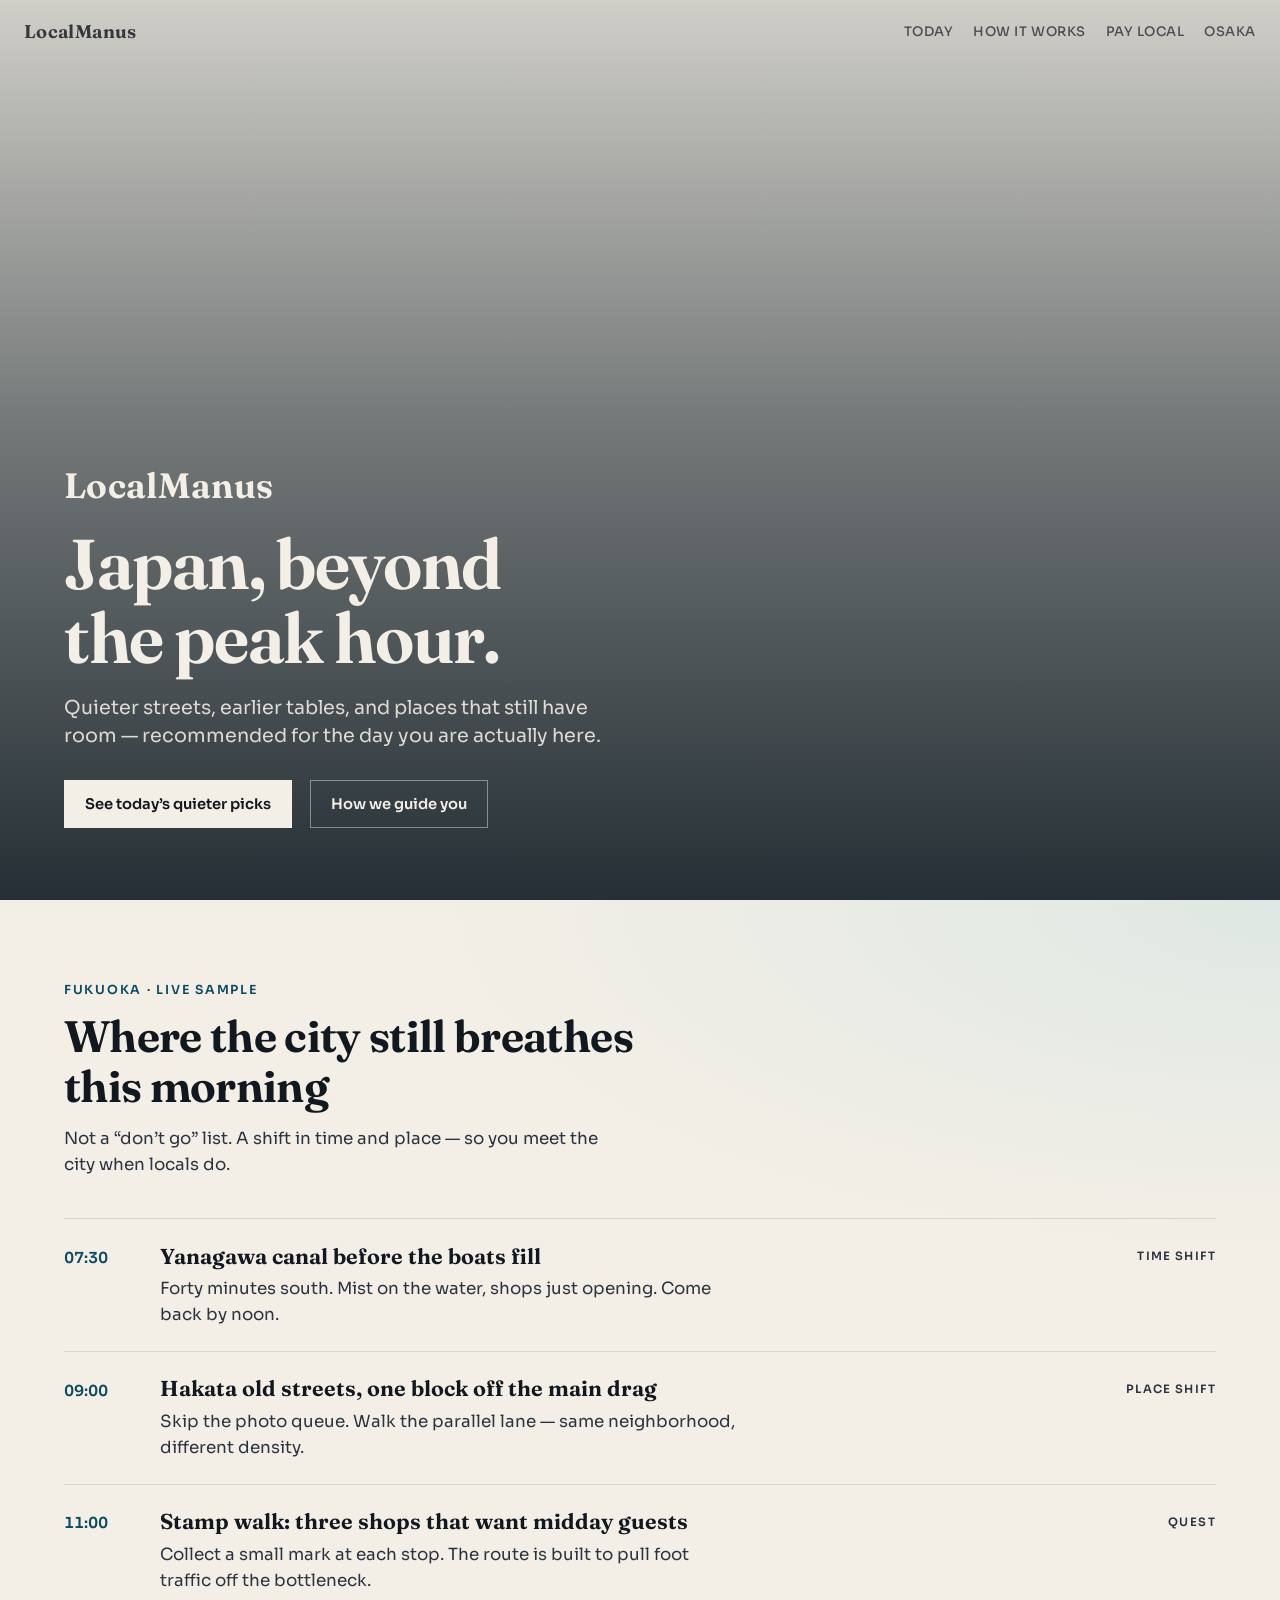
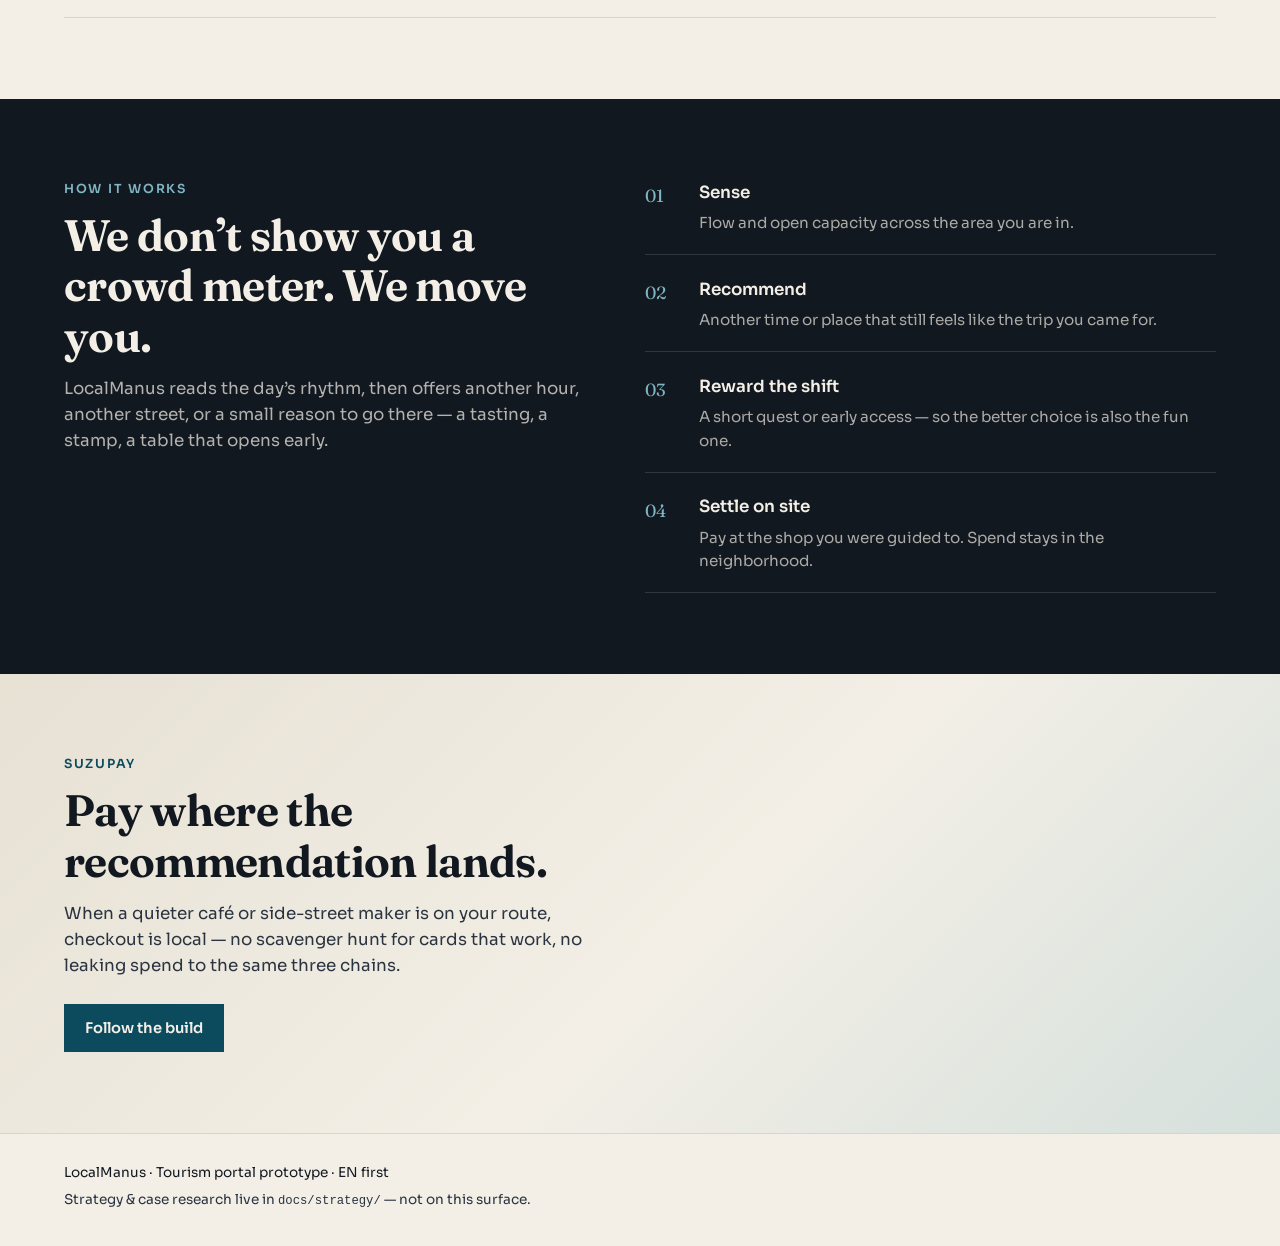
<file: portal/index.html>
<!DOCTYPE html>
<html lang="en">
<head>
  <meta charset="utf-8" />
  <meta name="viewport" content="width=device-width, initial-scale=1" />
  <title>LocalManus — Japan beyond the peak hour</title>
  <meta name="description" content="Quieter hours, side streets, and local places worth the walk. Built for people staying and working in Japan." />
  <link rel="preconnect" href="https://fonts.googleapis.com" />
  <link rel="preconnect" href="https://fonts.gstatic.com" crossorigin />
  <link href="https://fonts.googleapis.com/css2?family=Fraunces:opsz,wght@9..144,500;9..144,650&family=Sora:wght@400;500;600&display=swap" rel="stylesheet" />
  <link rel="stylesheet" href="styles.css" />
</head>
<body>
  <header class="site-bar">
    <a class="brand" href="#top">LocalManus</a>
    <nav aria-label="Primary">
      <a href="#today">Today</a>
      <a href="#how">How it works</a>
      <a href="#pay">Pay local</a>
      <a href="osaka.html">Osaka</a>
    </nav>
  </header>

  <main id="top">
    <section class="hero" aria-label="Introduction">
      <div class="hero-media" role="img" aria-label="Quiet morning street in Japan"></div>
      <div class="hero-veil"></div>
      <div class="hero-copy">
        <p class="brand-mark">LocalManus</p>
        <h1>Japan, beyond the peak hour.</h1>
        <p class="lede">
          Quieter streets, earlier tables, and places that still have room —
          recommended for the day you are actually here.
        </p>
        <div class="cta-row">
          <a class="cta-primary" href="#today">See today’s quieter picks</a>
          <a class="cta-ghost" href="#how">How we guide you</a>
        </div>
      </div>
    </section>

    <section id="today" class="today">
      <div class="section-head">
        <p class="eyebrow">Fukuoka · live sample</p>
        <h2>Where the city still breathes this morning</h2>
        <p class="support">
          Not a “don’t go” list. A shift in time and place — so you meet the city
          when locals do.
        </p>
      </div>

      <ol class="picks">
        <li class="pick" style="--i: 0">
          <time datetime="07:30">07:30</time>
          <div>
            <h3>Yanagawa canal before the boats fill</h3>
            <p>Forty minutes south. Mist on the water, shops just opening. Come back by noon.</p>
          </div>
          <span class="shift">Time shift</span>
        </li>
        <li class="pick" style="--i: 1">
          <time datetime="09:00">09:00</time>
          <div>
            <h3>Hakata old streets, one block off the main drag</h3>
            <p>Skip the photo queue. Walk the parallel lane — same neighborhood, different density.</p>
          </div>
          <span class="shift">Place shift</span>
        </li>
        <li class="pick" style="--i: 2">
          <time datetime="11:00">11:00</time>
          <div>
            <h3>Stamp walk: three shops that want midday guests</h3>
            <p>Collect a small mark at each stop. The route is built to pull foot traffic off the bottleneck.</p>
          </div>
          <span class="shift">Quest</span>
        </li>
      </ol>
    </section>

    <section id="how" class="how">
      <div class="how-grid">
        <div class="how-intro">
          <p class="eyebrow">How it works</p>
          <h2>We don’t show you a crowd meter. We move you.</h2>
          <p class="support">
            LocalManus reads the day’s rhythm, then offers another hour, another street,
            or a small reason to go there — a tasting, a stamp, a table that opens early.
          </p>
        </div>
        <ol class="steps">
          <li>
            <span class="n">01</span>
            <h3>Sense</h3>
            <p>Flow and open capacity across the area you are in.</p>
          </li>
          <li>
            <span class="n">02</span>
            <h3>Recommend</h3>
            <p>Another time or place that still feels like the trip you came for.</p>
          </li>
          <li>
            <span class="n">03</span>
            <h3>Reward the shift</h3>
            <p>A short quest or early access — so the better choice is also the fun one.</p>
          </li>
          <li>
            <span class="n">04</span>
            <h3>Settle on site</h3>
            <p>Pay at the shop you were guided to. Spend stays in the neighborhood.</p>
          </li>
        </ol>
      </div>
    </section>

    <section id="pay" class="pay">
      <div class="pay-inner">
        <p class="eyebrow">Suzupay</p>
        <h2>Pay where the recommendation lands.</h2>
        <p class="support">
          When a quieter café or side-street maker is on your route, checkout is local —
          no scavenger hunt for cards that work, no leaking spend to the same three chains.
        </p>
        <a class="cta-primary on-light" href="https://github.com/shunshun-lab/suzupay">Follow the build</a>
      </div>
    </section>
  </main>

  <footer class="site-foot">
    <p>LocalManus · Tourism portal prototype · EN first</p>
    <p class="muted">Strategy &amp; case research live in <code>docs/strategy/</code> — not on this surface.</p>
  </footer>

  <script>
    const reduce = window.matchMedia("(prefers-reduced-motion: reduce)").matches;
    if (!reduce) {
      const picks = document.querySelectorAll(".pick");
      const io = new IntersectionObserver(
        (entries) => {
          entries.forEach((e) => {
            if (e.isIntersecting) e.target.classList.add("in");
          });
        },
        { threshold: 0.25 }
      );
      picks.forEach((el) => io.observe(el));
      document.body.classList.add("motion-ok");
    } else {
      document.querySelectorAll(".pick").forEach((el) => el.classList.add("in"));
    }
  </script>
</body>
</html>
</file>
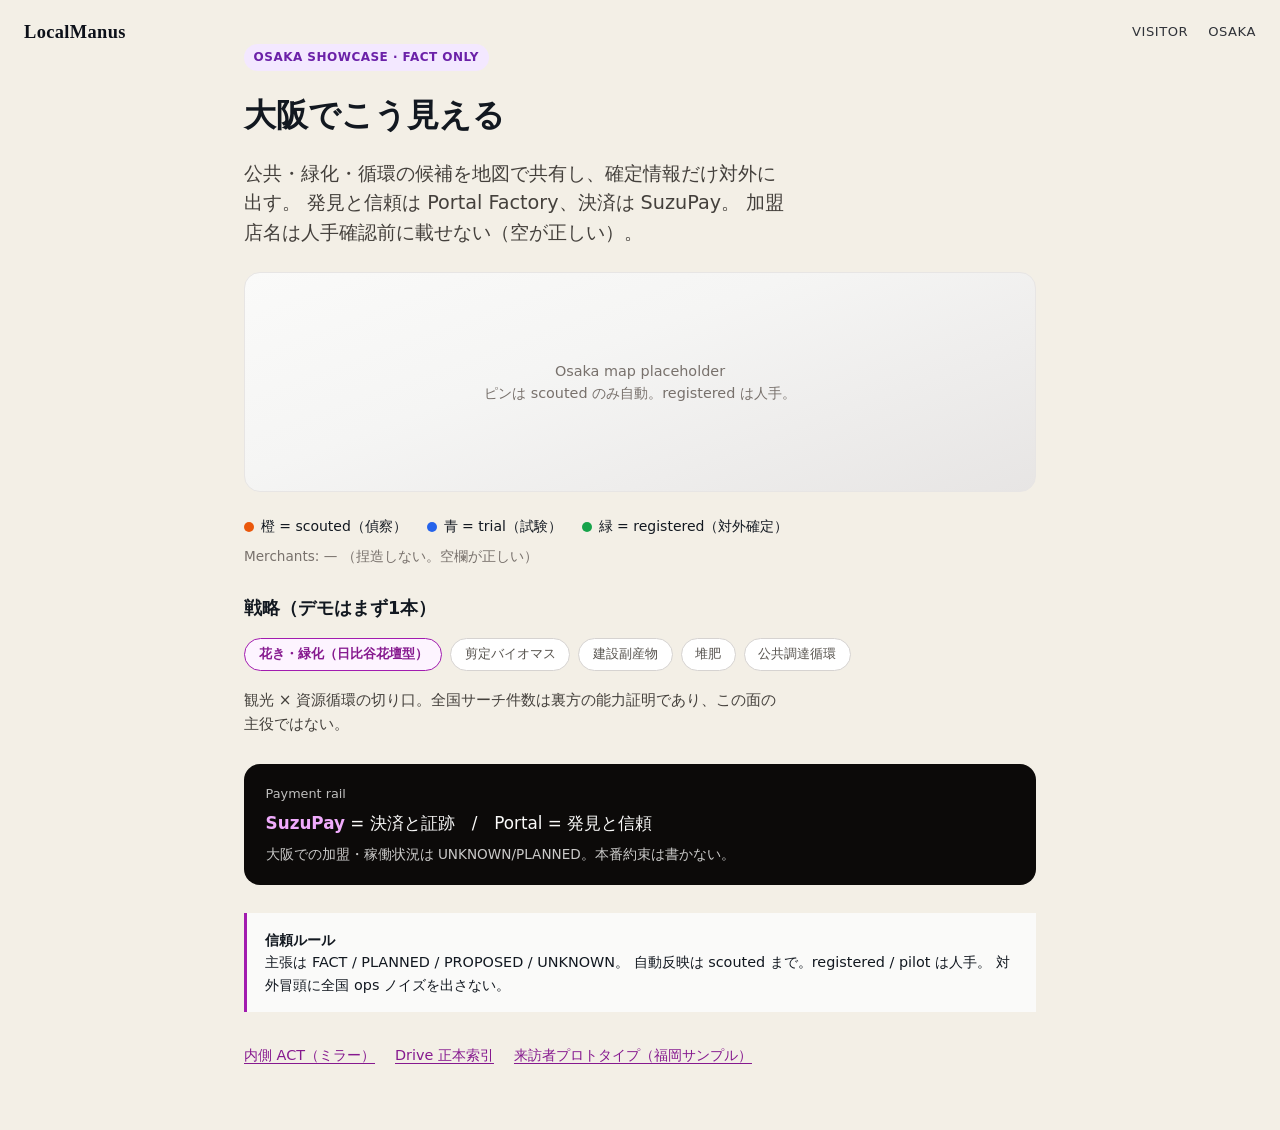
<file: portal/osaka.html>
<!DOCTYPE html>
<html lang="ja">
<head>
  <meta charset="utf-8" />
  <meta name="viewport" content="width=device-width, initial-scale=1" />
  <title>Osaka showcase — SuzuPay × Portal Factory</title>
  <meta name="description" content="Osaka one-page demo: map legend, one strategy, SuzuPay rail. No invented merchants." />
  <link rel="stylesheet" href="styles.css" />
  <style>
    .osaka-wrap { max-width: 52rem; margin: 0 auto; padding: 2rem 1.25rem 4rem; }
    .osaka-wrap h1 { font-family: Fraunces, Georgia, serif; font-size: 2rem; margin: 0.5rem 0 0.75rem; }
    .badge { display: inline-block; font-size: 0.75rem; font-weight: 600; letter-spacing: 0.04em;
      text-transform: uppercase; color: #6b21a8; background: #f3e8ff; padding: 0.25rem 0.6rem; border-radius: 999px; }
    .lede { color: #44403c; line-height: 1.55; }
    .map-panel { margin: 1.5rem 0; border: 1px solid #e7e5e4; border-radius: 1rem; background:
      linear-gradient(160deg, #fafaf9 0%, #f5f5f4 40%, #e7e5e4 100%); min-height: 220px;
      display: grid; place-items: center; position: relative; overflow: hidden; }
    .map-panel .hint { color: #78716c; font-size: 0.9rem; text-align: center; padding: 1rem; }
    .legend { display: flex; flex-wrap: wrap; gap: 0.75rem 1.25rem; margin: 0.75rem 0 0; font-size: 0.875rem; }
    .legend span::before { content: ""; display: inline-block; width: 0.65rem; height: 0.65rem;
      border-radius: 50%; margin-right: 0.4rem; vertical-align: middle; }
    .lg-scout::before { background: #ea580c; }
    .lg-trial::before { background: #2563eb; }
    .lg-reg::before { background: #16a34a; }
    .strat { display: flex; flex-wrap: wrap; gap: 0.5rem; margin: 1rem 0; }
    .chip { border: 1px solid #d6d3d1; border-radius: 999px; padding: 0.35rem 0.85rem; font-size: 0.8rem; color: #57534e; background: #fff; }
    .chip.on { border-color: #a21caf; background: #fdf4ff; color: #86198f; font-weight: 600; }
    .pay-band { margin: 1.75rem 0; padding: 1.25rem 1.35rem; border-radius: 1rem;
      background: #0c0a09; color: #fafaf9; }
    .pay-band strong { color: #f0abfc; }
    .trust { margin: 1.5rem 0; padding: 1rem 1.15rem; border-left: 3px solid #a21caf; background: #fafaf9; font-size: 0.9rem; }
    .links { display: flex; flex-wrap: wrap; gap: 0.75rem 1.25rem; font-size: 0.9rem; margin-top: 2rem; }
    .links a { color: #86198f; }
    .empty { font-size: 0.85rem; color: #78716c; margin-top: 0.5rem; }
  </style>
</head>
<body>
  <header class="site-bar">
    <a class="brand" href="index.html">LocalManus</a>
    <nav aria-label="Primary">
      <a href="index.html">Visitor</a>
      <a href="osaka.html" aria-current="page">Osaka</a>
    </nav>
  </header>

  <main class="osaka-wrap">
    <p class="badge">Osaka showcase · FACT only</p>
    <h1>大阪でこう見える</h1>
    <p class="lede">
      公共・緑化・循環の候補を地図で共有し、確定情報だけ対外に出す。
      発見と信頼は Portal Factory、決済は SuzuPay。
      加盟店名は人手確認前に載せない（空が正しい）。
    </p>

    <section aria-label="Map">
      <div class="map-panel">
        <p class="hint">Osaka map placeholder<br />ピンは scouted のみ自動。registered は人手。</p>
      </div>
      <div class="legend" role="list">
        <span class="lg-scout" role="listitem">橙 = scouted（偵察）</span>
        <span class="lg-trial" role="listitem">青 = trial（試験）</span>
        <span class="lg-reg" role="listitem">緑 = registered（対外確定）</span>
      </div>
      <p class="empty">Merchants: — （捏造しない。空欄が正しい）</p>
    </section>

    <section aria-label="Strategy">
      <h2 style="font-size:1.1rem;margin:1.75rem 0 0.35rem;">戦略（デモはまず1本）</h2>
      <div class="strat">
        <span class="chip on">花き・緑化（日比谷花壇型）</span>
        <span class="chip">剪定バイオマス</span>
        <span class="chip">建設副産物</span>
        <span class="chip">堆肥</span>
        <span class="chip">公共調達循環</span>
      </div>
      <p class="lede" style="font-size:0.95rem;">
        観光 × 資源循環の切り口。全国サーチ件数は裏方の能力証明であり、この面の主役ではない。
      </p>
    </section>

    <section class="pay-band" aria-label="SuzuPay">
      <p style="margin:0;font-size:0.8rem;opacity:0.75;">Payment rail</p>
      <p style="margin:0.35rem 0 0;font-size:1.05rem;">
        <strong>SuzuPay</strong> = 決済と証跡　/　Portal = 発見と信頼
      </p>
      <p style="margin:0.5rem 0 0;font-size:0.85rem;opacity:0.8;">
        大阪での加盟・稼働状況は UNKNOWN/PLANNED。本番約束は書かない。
      </p>
    </section>

    <aside class="trust">
      <strong>信頼ルール</strong><br />
      主張は FACT / PLANNED / PROPOSED / UNKNOWN。
      自動反映は scouted まで。registered / pilot は人手。
      対外冒頭に全国 ops ノイズを出さない。
    </aside>

    <nav class="links" aria-label="Canon">
      <a href="../docs/strategy/osaka-suzupay-portal-ACT.md">内側 ACT（ミラー）</a>
      <a href="../docs/strategy/DRIVE.md">Drive 正本索引</a>
      <a href="index.html">来訪者プロトタイプ（福岡サンプル）</a>
    </nav>
  </main>
</body>
</html>
</file>
<file: portal/styles.css>
:root {
  --ink: #121820;
  --ink-soft: #2a3340;
  --paper: #f3efe6;
  --paper-dim: #e7e1d4;
  --sea: #0c4a5e;
  --sea-deep: #083442;
  --mist: rgba(243, 239, 230, 0.92);
  --line: rgba(18, 24, 32, 0.12);
  --font-display: "Fraunces", Georgia, serif;
  --font-body: "Sora", system-ui, sans-serif;
}

*,
*::before,
*::after {
  box-sizing: border-box;
}

html {
  scroll-behavior: smooth;
}

body {
  margin: 0;
  color: var(--ink);
  background: var(--paper);
  font-family: var(--font-body);
  font-size: 1.05rem;
  line-height: 1.55;
  -webkit-font-smoothing: antialiased;
}

a {
  color: inherit;
  text-decoration-thickness: 1px;
  text-underline-offset: 0.2em;
}

code {
  font-family: ui-monospace, SFMono-Regular, Menlo, monospace;
  font-size: 0.9em;
}

/* —— top bar —— */
.site-bar {
  position: fixed;
  inset: 0 0 auto;
  z-index: 20;
  display: flex;
  align-items: center;
  justify-content: space-between;
  padding: 1.1rem 1.5rem;
  mix-blend-mode: difference;
  color: #fff;
}

.brand {
  font-family: var(--font-display);
  font-weight: 650;
  font-size: 1.15rem;
  letter-spacing: 0.02em;
  text-decoration: none;
}

.site-bar nav {
  display: flex;
  gap: 1.25rem;
  font-size: 0.82rem;
  font-weight: 500;
  letter-spacing: 0.04em;
  text-transform: uppercase;
}

.site-bar nav a {
  text-decoration: none;
  opacity: 0.85;
}

.site-bar nav a:hover {
  opacity: 1;
}

/* —— hero (one composition) —— */
.hero {
  position: relative;
  min-height: 100svh;
  display: grid;
  align-items: end;
  color: var(--paper);
  overflow: hidden;
}

.hero-media {
  position: absolute;
  inset: 0;
  background:
    url("https://images.unsplash.com/photo-1524413840807-0c3cb6fa808d?auto=format&fit=crop&w=2400&q=80")
    center / cover no-repeat;
  transform: scale(1.06);
}

body.motion-ok .hero-media {
  animation: drift 28s ease-in-out infinite alternate;
}

@keyframes drift {
  from { transform: scale(1.06) translate3d(0, 0, 0); }
  to { transform: scale(1.12) translate3d(-1.5%, -1%, 0); }
}

.hero-veil {
  position: absolute;
  inset: 0;
  background:
    linear-gradient(180deg, rgba(8, 20, 28, 0.15) 0%, rgba(8, 20, 28, 0.55) 48%, rgba(8, 20, 28, 0.88) 100%);
}

.hero-copy {
  position: relative;
  z-index: 1;
  padding: clamp(5rem, 12vh, 7rem) clamp(1.4rem, 5vw, 4.5rem) clamp(3rem, 8vh, 5rem);
  max-width: 42rem;
}

.brand-mark {
  margin: 0 0 0.85rem;
  font-family: var(--font-display);
  font-size: clamp(1.6rem, 3.2vw, 2.2rem);
  font-weight: 650;
  letter-spacing: 0.01em;
}

.hero h1 {
  margin: 0;
  font-family: var(--font-display);
  font-weight: 650;
  font-size: clamp(2.4rem, 6.5vw, 4.4rem);
  line-height: 1.05;
  letter-spacing: -0.02em;
}

.lede {
  margin: 1.15rem 0 0;
  max-width: 34rem;
  font-size: clamp(1rem, 2vw, 1.2rem);
  line-height: 1.5;
  color: rgba(243, 239, 230, 0.88);
}

.cta-row {
  display: flex;
  flex-wrap: wrap;
  gap: 0.85rem 1.1rem;
  margin-top: 1.8rem;
}

.cta-primary,
.cta-ghost {
  display: inline-flex;
  align-items: center;
  justify-content: center;
  min-height: 3rem;
  padding: 0.7rem 1.25rem;
  font-size: 0.92rem;
  font-weight: 600;
  text-decoration: none;
  border: 1px solid transparent;
  transition: background 0.2s ease, color 0.2s ease, border-color 0.2s ease;
}

.cta-primary {
  background: var(--paper);
  color: var(--ink);
}

.cta-primary:hover {
  background: #fff;
}

.cta-primary.on-light {
  background: var(--sea);
  color: var(--paper);
}

.cta-primary.on-light:hover {
  background: var(--sea-deep);
}

.cta-ghost {
  border-color: rgba(243, 239, 230, 0.45);
  color: var(--paper);
}

.cta-ghost:hover {
  border-color: var(--paper);
}

body.motion-ok .hero-copy .brand-mark,
body.motion-ok .hero-copy h1,
body.motion-ok .hero-copy .lede,
body.motion-ok .hero-copy .cta-row {
  animation: rise 0.9s ease both;
}

body.motion-ok .hero-copy h1 { animation-delay: 0.08s; }
body.motion-ok .hero-copy .lede { animation-delay: 0.16s; }
body.motion-ok .hero-copy .cta-row { animation-delay: 0.24s; }

@keyframes rise {
  from { opacity: 0; transform: translateY(1.1rem); }
  to { opacity: 1; transform: translateY(0); }
}

/* —— today —— */
.today {
  padding: clamp(3.5rem, 9vh, 6rem) clamp(1.4rem, 5vw, 4.5rem);
  background:
    radial-gradient(120% 80% at 100% 0%, #dfe8e4 0%, transparent 55%),
    var(--paper);
}

.section-head {
  max-width: 38rem;
  margin-bottom: 2.5rem;
}

.eyebrow {
  margin: 0 0 0.65rem;
  font-size: 0.78rem;
  font-weight: 600;
  letter-spacing: 0.14em;
  text-transform: uppercase;
  color: var(--sea);
}

.today h2,
.how h2,
.pay h2 {
  margin: 0;
  font-family: var(--font-display);
  font-weight: 650;
  font-size: clamp(1.85rem, 3.8vw, 2.75rem);
  line-height: 1.15;
  letter-spacing: -0.015em;
}

.support {
  margin: 0.9rem 0 0;
  color: var(--ink-soft);
  max-width: 34rem;
}

.picks {
  list-style: none;
  margin: 0;
  padding: 0;
  border-top: 1px solid var(--line);
}

.pick {
  display: grid;
  grid-template-columns: 4.5rem 1fr auto;
  gap: 1rem 1.5rem;
  align-items: start;
  padding: 1.45rem 0;
  border-bottom: 1px solid var(--line);
  opacity: 0;
  transform: translateY(0.8rem);
  transition: opacity 0.55s ease, transform 0.55s ease;
  transition-delay: calc(var(--i, 0) * 0.08s);
}

.pick.in {
  opacity: 1;
  transform: none;
}

.pick time {
  font-variant-numeric: tabular-nums;
  font-weight: 600;
  font-size: 0.95rem;
  color: var(--sea);
  padding-top: 0.2rem;
}

.pick h3 {
  margin: 0;
  font-family: var(--font-display);
  font-size: 1.35rem;
  font-weight: 650;
  line-height: 1.25;
}

.pick p {
  margin: 0.4rem 0 0;
  color: var(--ink-soft);
  max-width: 36rem;
}

.shift {
  font-size: 0.72rem;
  font-weight: 600;
  letter-spacing: 0.12em;
  text-transform: uppercase;
  color: var(--ink-soft);
  padding-top: 0.35rem;
  white-space: nowrap;
}

/* —— how —— */
.how {
  padding: clamp(3.5rem, 9vh, 6rem) clamp(1.4rem, 5vw, 4.5rem);
  background: var(--ink);
  color: var(--paper);
}

.how .eyebrow {
  color: #7eb6c4;
}

.how .support {
  color: rgba(243, 239, 230, 0.72);
}

.how-grid {
  display: grid;
  gap: 2.5rem;
}

@media (min-width: 900px) {
  .how-grid {
    grid-template-columns: minmax(0, 0.95fr) minmax(0, 1.05fr);
    gap: 4rem;
    align-items: start;
  }
}

.steps {
  list-style: none;
  margin: 0;
  padding: 0;
  display: grid;
  gap: 1.35rem;
}

.steps li {
  display: grid;
  grid-template-columns: 2.4rem 1fr;
  gap: 0.35rem 1rem;
  padding-bottom: 1.2rem;
  border-bottom: 1px solid rgba(243, 239, 230, 0.14);
}

.steps .n {
  grid-row: span 2;
  font-family: var(--font-display);
  font-size: 1.1rem;
  color: #7eb6c4;
  padding-top: 0.15rem;
}

.steps h3 {
  margin: 0;
  font-size: 1.05rem;
  font-weight: 600;
}

.steps p {
  margin: 0;
  grid-column: 2;
  color: rgba(243, 239, 230, 0.68);
  font-size: 0.95rem;
}

/* —— pay —— */
.pay {
  padding: clamp(3.5rem, 9vh, 6rem) clamp(1.4rem, 5vw, 4.5rem);
  background:
    linear-gradient(135deg, var(--paper-dim), var(--paper) 55%, #d5e0dc);
}

.pay-inner {
  max-width: 36rem;
}

.pay .cta-primary {
  margin-top: 1.6rem;
}

/* —— footer —— */
.site-foot {
  padding: 1.75rem clamp(1.4rem, 5vw, 4.5rem) 2.25rem;
  border-top: 1px solid var(--line);
  font-size: 0.85rem;
}

.site-foot p {
  margin: 0;
}

.site-foot .muted {
  margin-top: 0.35rem;
  color: var(--ink-soft);
}

@media (max-width: 640px) {
  .site-bar nav {
    display: none;
  }

  .pick {
    grid-template-columns: 3.6rem 1fr;
  }

  .shift {
    grid-column: 2;
    padding-top: 0;
  }
}

@media (prefers-reduced-motion: reduce) {
  html { scroll-behavior: auto; }
  .hero-media { animation: none !important; }
}
</file>
